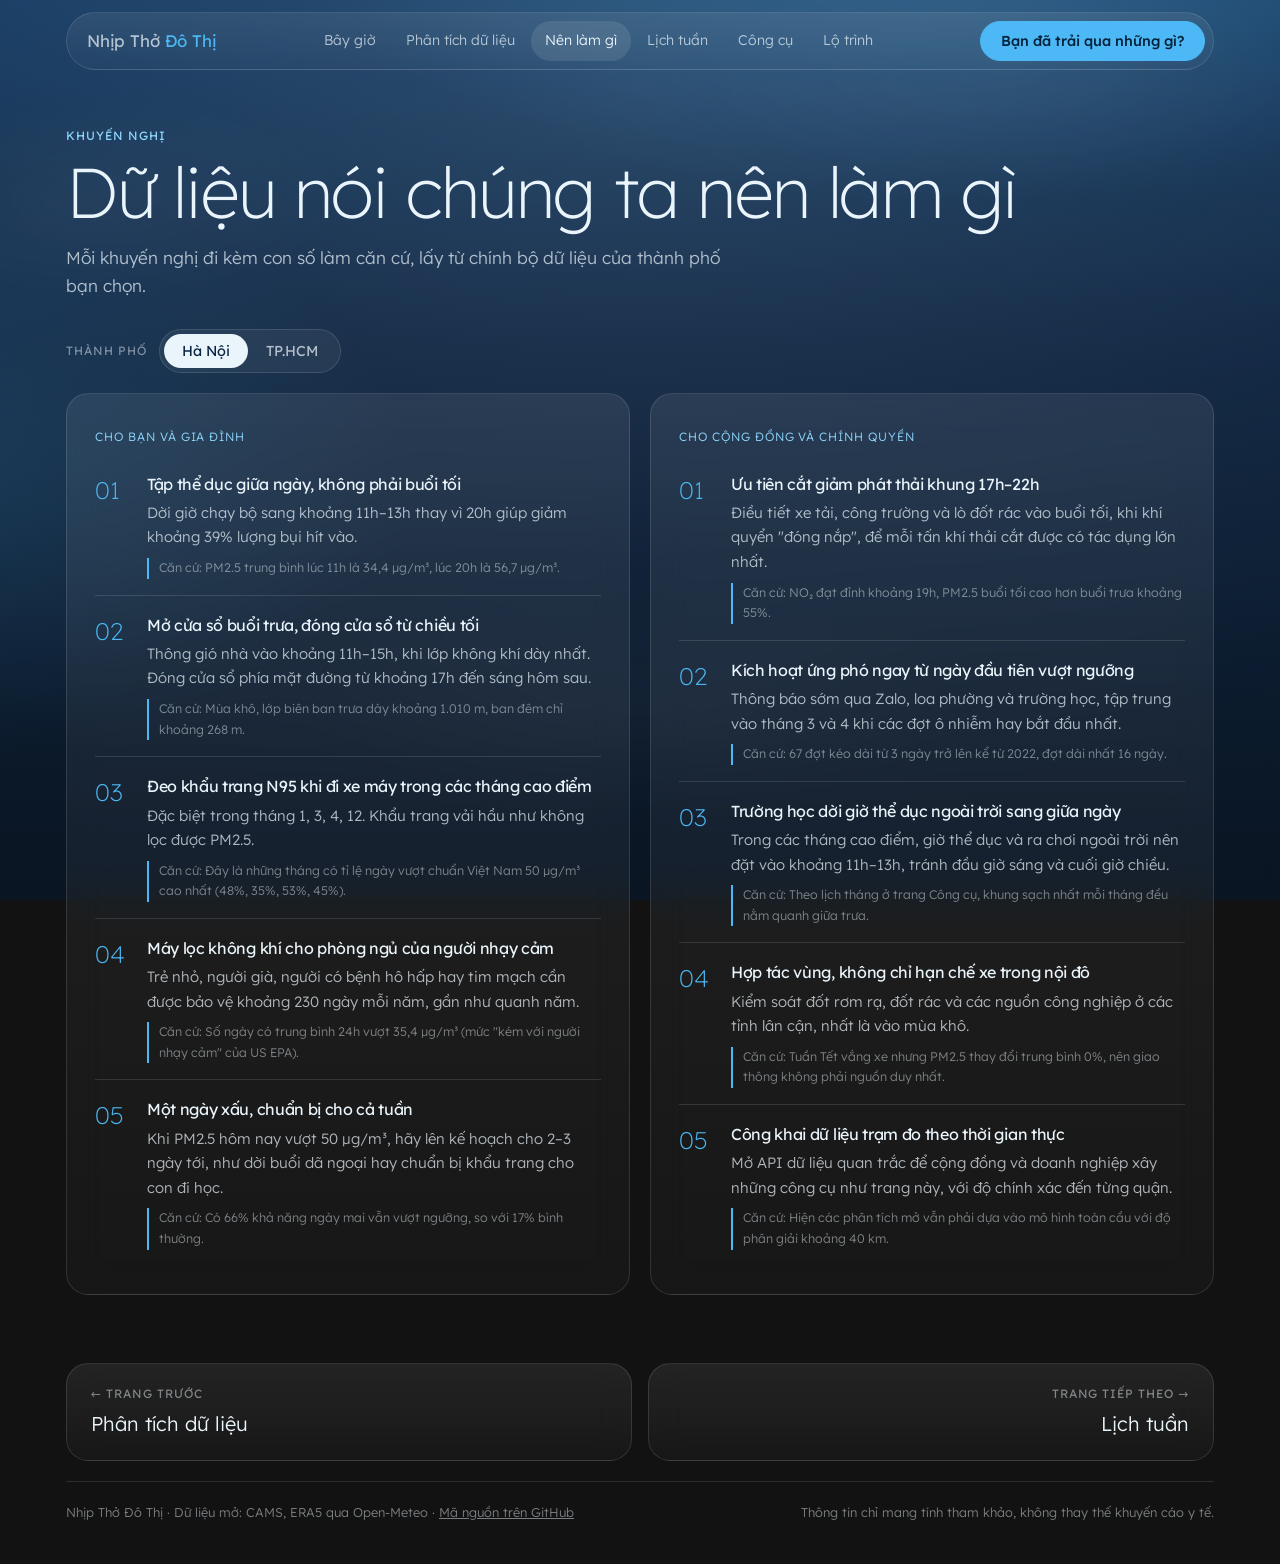
<file: khuyen-nghi.html>
<!doctype html>
<html lang="vi">
<head>
<meta charset="utf-8">
<meta name="viewport" content="width=device-width, initial-scale=1">
<title>Nên làm gì với bụi mịn</title>
<meta name="description" content="Khuyến nghị cho gia đình và chính quyền về bụi mịn ở Hà Nội và TP.HCM, mỗi khuyến nghị có số liệu làm căn cứ.">
<link rel="preconnect" href="https://fonts.googleapis.com"><link rel="preconnect" href="https://fonts.gstatic.com" crossorigin>
<link href="https://fonts.googleapis.com/css2?family=Lexend:wght@100;200;300;400;500&display=swap" rel="stylesheet">
<link rel="icon" href="data:image/svg+xml,<svg xmlns='http://www.w3.org/2000/svg' viewBox='0 0 32 32'><circle cx='16' cy='16' r='15' fill='%234cb8f5'/><path d='M7 13h12a3 3 0 1 0-3-3M7 19h15a3 3 0 1 1-3 3' stroke='white' stroke-width='2.2' fill='none' stroke-linecap='round'/></svg>">
<link rel="stylesheet" href="assets/style.css?v=9">
</head>
<body>
<main class="wrap">
  <header class="page-head">
    <span class="label">Khuyến nghị</span>
    <h1>Dữ liệu nói chúng ta nên làm gì</h1>
    <p>Mỗi khuyến nghị đi kèm con số làm căn cứ, lấy từ chính bộ dữ liệu của thành phố bạn chọn.</p>
  </header>
  <div class="toolbar"><span class="label">Thành phố</span><div id="seg"></div></div>
  <div class="recs">
    <section class="panel glass"><span class="kicker">Cho bạn và gia đình</span><div id="recsPersonal"></div></section>
    <section class="panel glass"><span class="kicker">Cho cộng đồng và chính quyền</span><div id="recsPublic"></div></section>
  </div>
</main>
<script src="assets/core.js?v=9"></script>
<script src="assets/recs.js?v=9"></script>
</body>
</html>
</file>
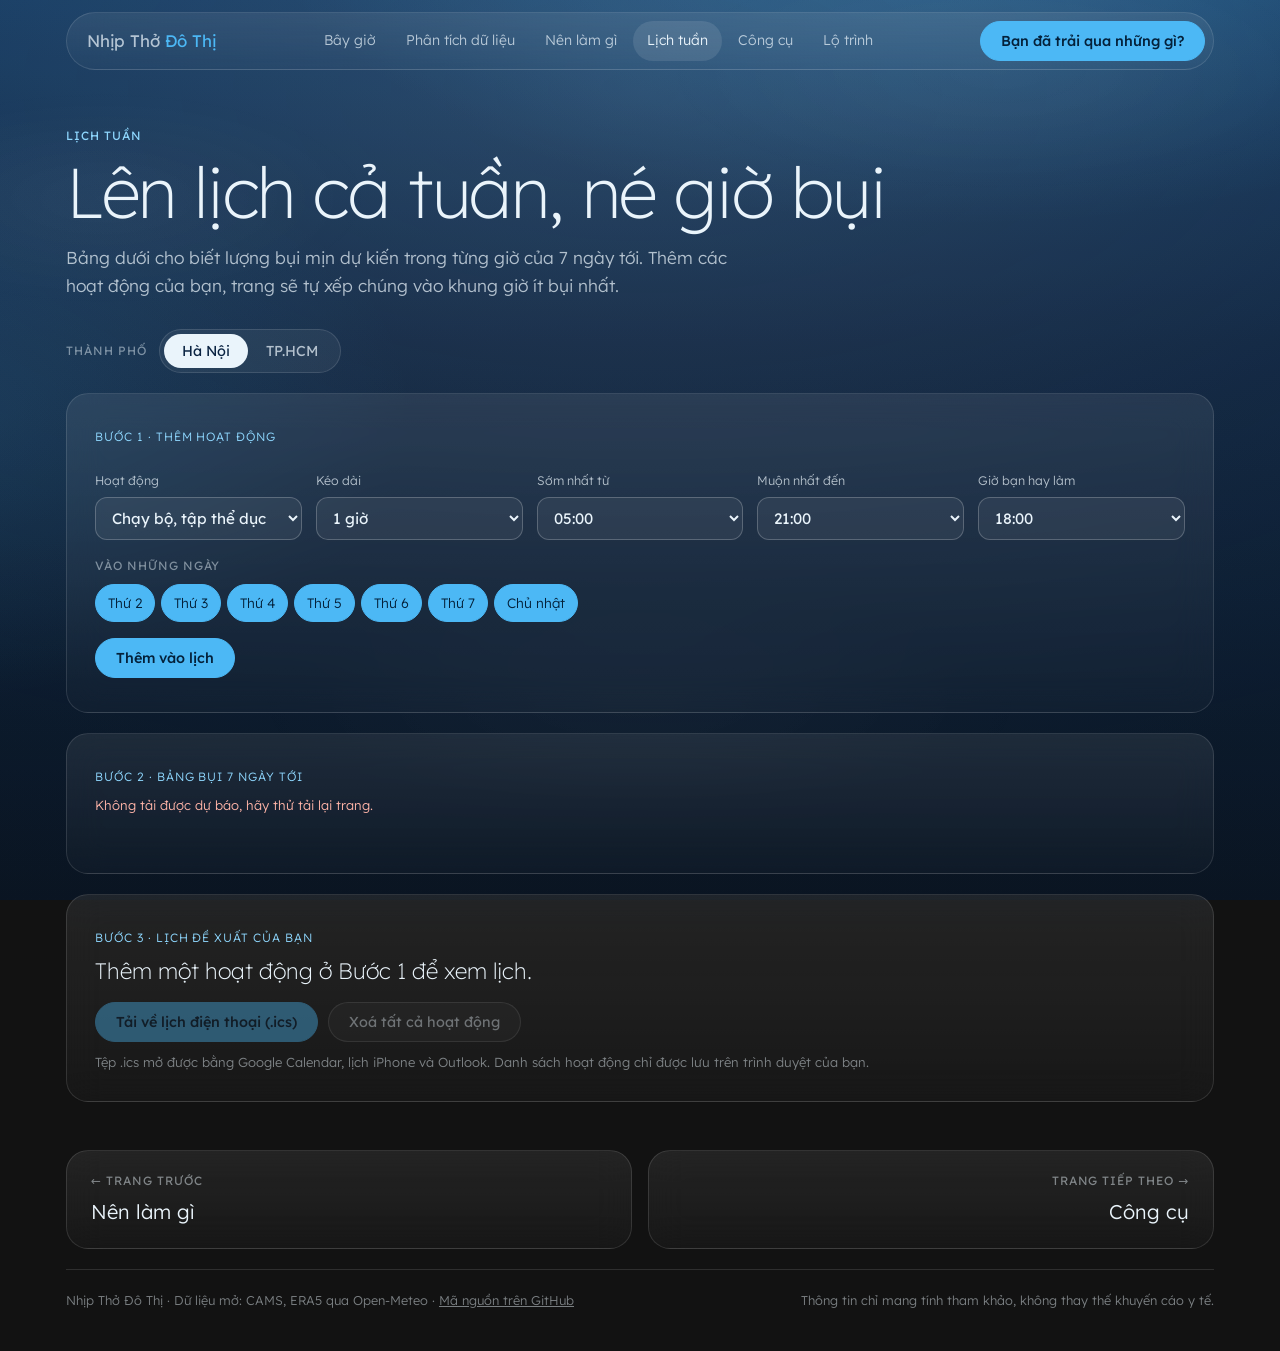
<file: lich-tuan.html>
<!doctype html>
<html lang="vi">
<head>
<meta charset="utf-8">
<meta name="viewport" content="width=device-width, initial-scale=1">
<title>Lịch tuần ít bụi</title>
<meta name="description" content="Bảng bụi mịn dự báo từng giờ trong 7 ngày tới ở Hà Nội và TP.HCM, và công cụ tự xếp lịch hoạt động vào giờ ít bụi nhất.">
<link rel="preconnect" href="https://fonts.googleapis.com"><link rel="preconnect" href="https://fonts.gstatic.com" crossorigin>
<link href="https://fonts.googleapis.com/css2?family=Lexend:wght@100;200;300;400;500&display=swap" rel="stylesheet">
<link rel="icon" href="data:image/svg+xml,<svg xmlns='http://www.w3.org/2000/svg' viewBox='0 0 32 32'><circle cx='16' cy='16' r='15' fill='%234cb8f5'/><path d='M7 13h12a3 3 0 1 0-3-3M7 19h15a3 3 0 1 1-3 3' stroke='white' stroke-width='2.2' fill='none' stroke-linecap='round'/></svg>">
<link rel="stylesheet" href="assets/style.css?v=9">
<style>
.wk-scroll{overflow-x:auto;margin:0 -4px;padding:0 4px 6px}
.wk{display:grid;grid-template-columns:92px repeat(24,minmax(30px,1fr));gap:2px;min-width:860px;font-size:.72rem}
.wk .hh{text-align:center;color:var(--text-3);padding-bottom:4px}
.wk .dd{display:flex;flex-direction:column;justify-content:center;color:var(--text-2);font-size:.8rem;line-height:1.2;padding-right:6px}
.wk .dd b{color:var(--text);font-weight:400}
.wk .c{position:relative;height:38px;border-radius:5px;display:flex;align-items:center;justify-content:center;color:#0a2342;font-variant-numeric:tabular-nums;font-weight:400}
.wk .c.dark{color:var(--text)}
.wk .c.est{background-image:repeating-linear-gradient(135deg,rgba(255,255,255,.18) 0 3px,transparent 3px 7px)!important;font-style:italic}
.wk .c.past{opacity:.22}
.wk .c.act{outline:2px solid #fff;outline-offset:-2px;z-index:1}
.wk .c .tag{position:absolute;top:1px;left:3px;font-size:.58rem;color:inherit;opacity:.85;font-style:normal}
.chips{display:flex;flex-wrap:wrap;gap:6px}
.chips label{cursor:pointer}
.chips input{position:absolute;opacity:0;pointer-events:none}
.chips span{display:inline-block;padding:7px 12px;border-radius:999px;border:1px solid var(--line-2);font-size:.85rem;color:var(--text-2)}
.chips input:checked+span{background:var(--sky);border-color:var(--sky);color:#04213a}
.chips input:focus-visible+span{outline:2px solid var(--sky-2);outline-offset:2px}
input[type=text]{font:400 .95rem var(--font);color:var(--text);background:rgba(255,255,255,.06);border:1px solid var(--line-2);border-radius:12px;padding:10px 12px;width:100%}
.acts-list{display:flex;flex-wrap:wrap;gap:8px;margin-top:6px}
.acts-list .pill{font-size:.85rem;padding:6px 8px 6px 12px}
.acts-list button{background:none;border:0;color:var(--text-2);cursor:pointer;font-size:1rem;line-height:1;padding:0 4px}
.day-plan{display:grid;grid-template-columns:150px 1fr;gap:12px;padding:14px 0;border-bottom:1px solid var(--line)}
.day-plan:last-child{border-bottom:0}
.day-plan .it{display:grid;grid-template-columns:minmax(0,1fr) auto;gap:4px 12px;padding:6px 0}
.day-plan .it .t{color:var(--text);font-size:1rem}
.day-plan .it .gain{color:var(--sky-2);text-align:right;white-space:nowrap}
@media (max-width:760px){.day-plan{grid-template-columns:1fr;gap:2px}}
</style>
</head>
<body>
<main class="wrap">
  <header class="page-head">
    <span class="label">Lịch tuần</span>
    <h1>Lên lịch cả tuần, né giờ bụi</h1>
    <p>Bảng dưới cho biết lượng bụi mịn dự kiến trong từng giờ của 7 ngày tới. Thêm các hoạt động của bạn, trang sẽ tự xếp chúng vào khung giờ ít bụi nhất.</p>
  </header>
  <div class="toolbar"><span class="label">Thành phố</span><div id="seg"></div></div>

  <section class="panel glass">
    <span class="kicker">Bước 1 · Thêm hoạt động</span>
    <div class="form">
      <label class="f">Hoạt động<select id="aType">
        <option value="run">Chạy bộ, tập thể dục</option>
        <option value="kids">Cho trẻ chơi ngoài trời</option>
        <option value="market">Đi chợ, việc vặt</option>
        <option value="commute">Đi làm, đi học</option>
        <option value="window">Mở cửa sổ thông gió</option>
        <option value="other">Khác…</option></select></label>
      <label class="f" id="nameWrap" hidden>Tên hoạt động<input type="text" id="aName" maxlength="40" placeholder="Ví dụ: Đi bơi"></label>
      <label class="f">Kéo dài<select id="aLen"><option value="1">1 giờ</option><option value="2">2 giờ</option><option value="3">3 giờ</option><option value="4">4 giờ</option></select></label>
      <label class="f">Sớm nhất từ<select id="aFrom"></select></label>
      <label class="f">Muộn nhất đến<select id="aTo"></select></label>
      <label class="f">Giờ bạn hay làm<select id="aUsual"></select></label>
    </div>
    <div class="label" style="margin-bottom:8px">Vào những ngày</div>
    <div class="chips" id="aDays"></div>
    <div style="display:flex;gap:10px;flex-wrap:wrap;margin-top:16px">
      <button class="btn primary" id="aAdd">Thêm vào lịch</button>
    </div>
    <div class="acts-list" id="actsList"></div>
  </section>

  <section class="panel glass">
    <span class="kicker">Bước 2 · Bảng bụi 7 ngày tới</span>
    <p class="small" id="gridNote">Đang tải dự báo…</p>
    <div class="wk-scroll"><div class="wk" id="grid"></div></div>
    <div class="legend" id="legend"></div>
  </section>

  <section class="panel glass">
    <span class="kicker">Bước 3 · Lịch đề xuất của bạn</span>
    <p class="tq-big" id="summary" style="font-size:1.4rem">Thêm một hoạt động ở Bước 1 để xem lịch.</p>
    <div id="plan"></div>
    <div style="display:flex;gap:10px;flex-wrap:wrap;margin-top:16px">
      <button class="btn primary" id="ics" disabled>Tải về lịch điện thoại (.ics)</button>
      <button class="btn" id="clear" disabled>Xoá tất cả hoạt động</button>
    </div>
    <p class="small" style="margin:10px 0 0">Tệp .ics mở được bằng Google Calendar, lịch iPhone và Outlook. Danh sách hoạt động chỉ được lưu trên trình duyệt của bạn.</p>
  </section>
</main>
<script src="assets/core.js?v=9"></script>
<script src="assets/week.js?v=9"></script>
</body>
</html>
</file>
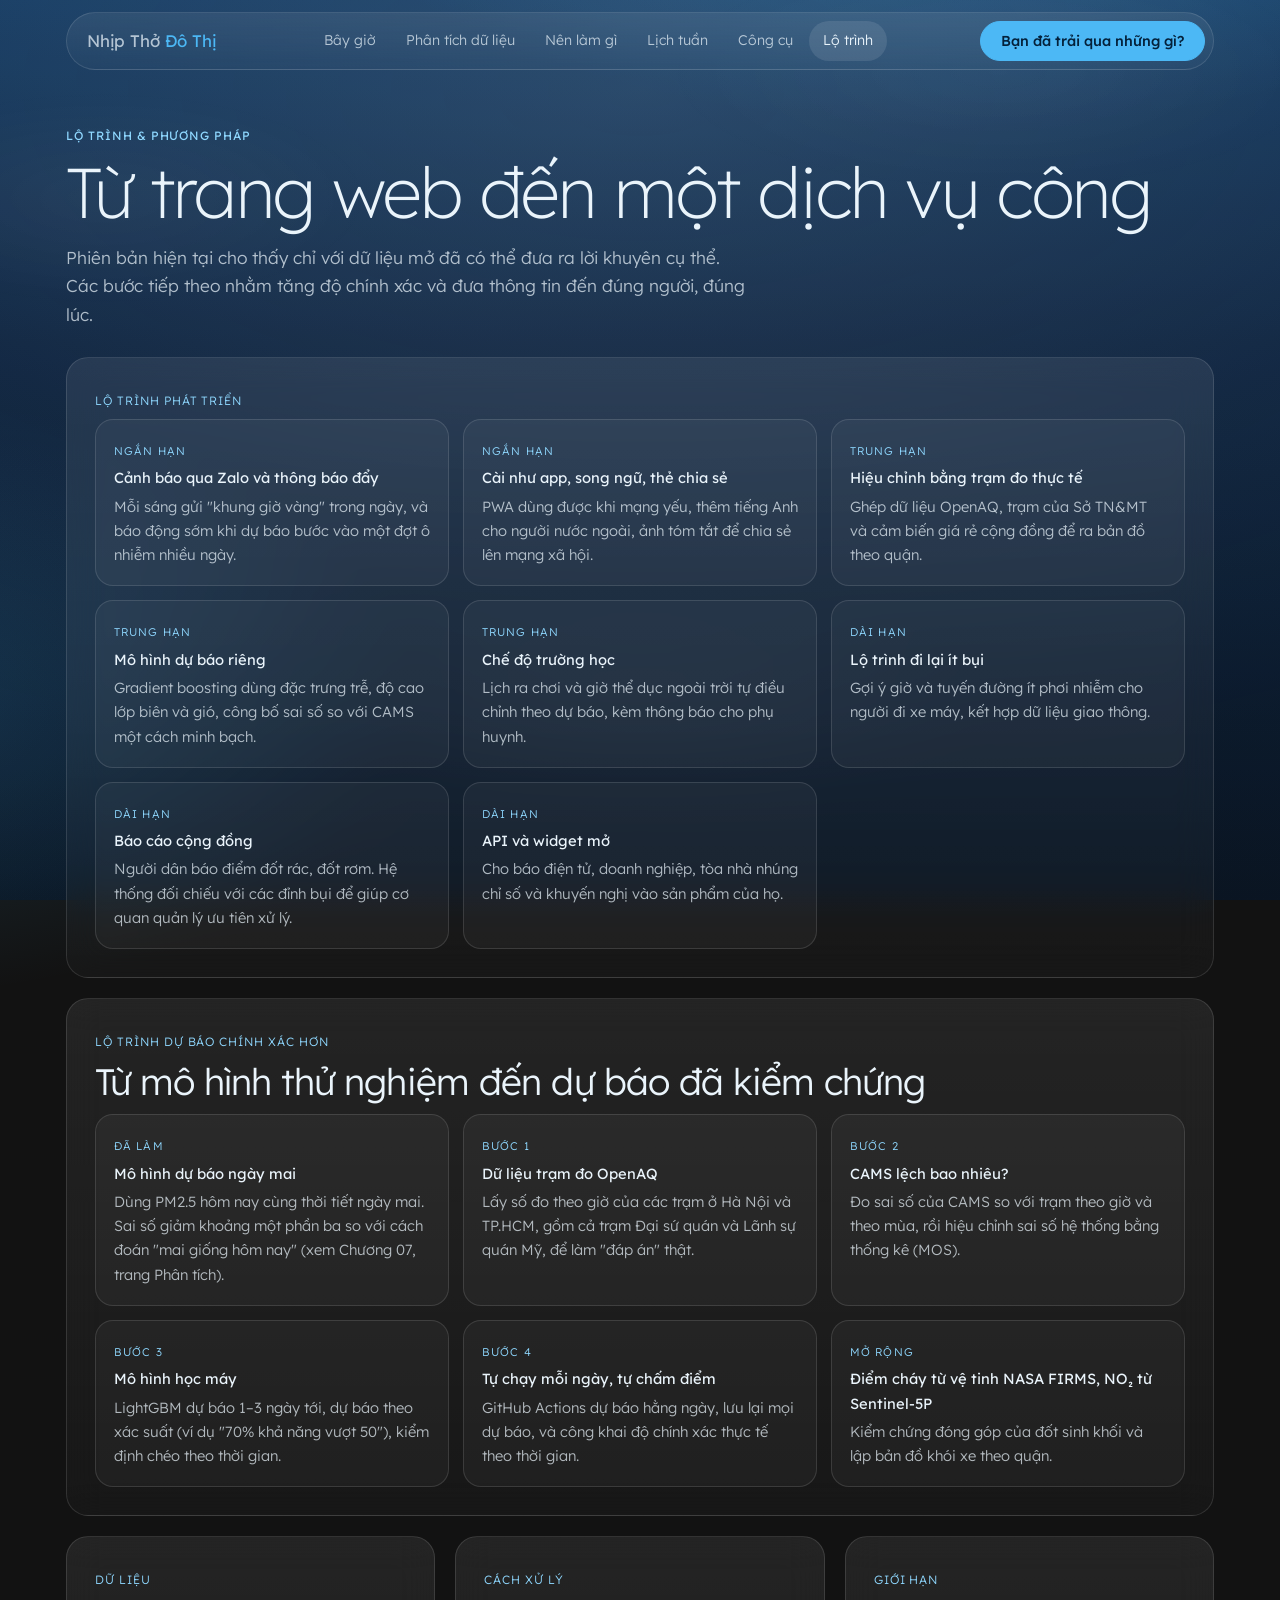
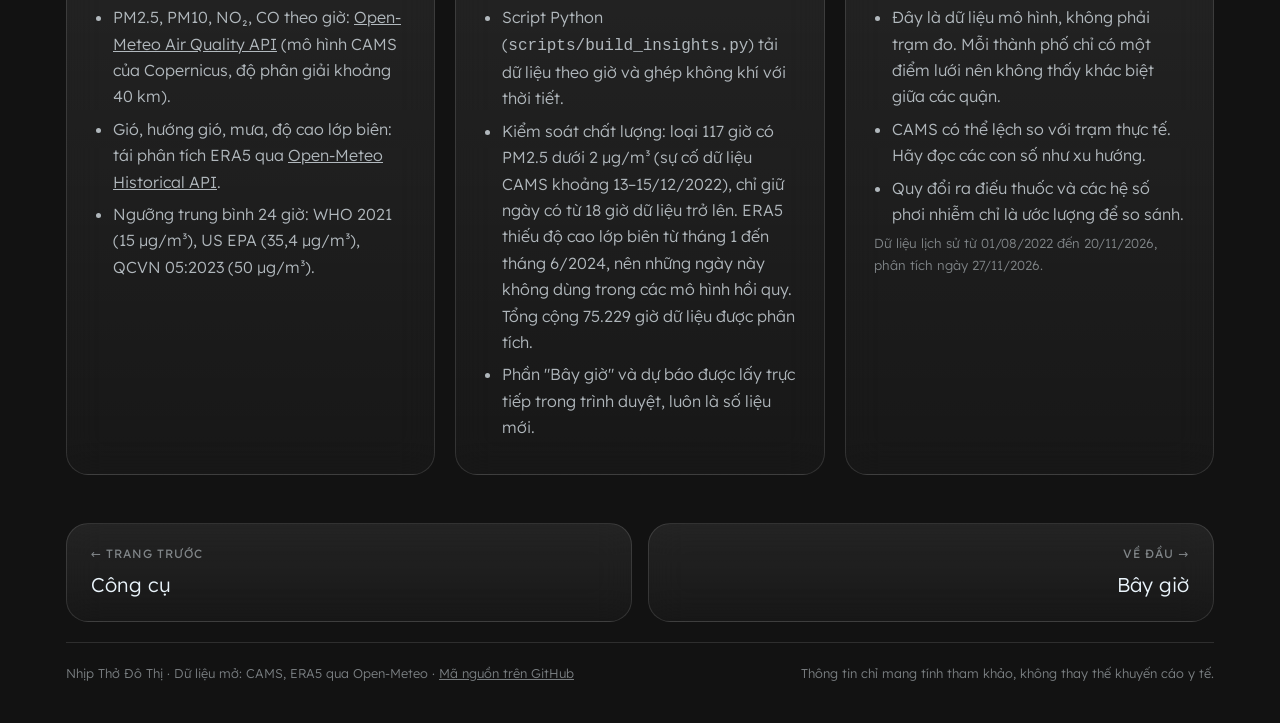
<file: lo-trinh.html>
<!doctype html>
<html lang="vi">
<head>
<meta charset="utf-8">
<meta name="viewport" content="width=device-width, initial-scale=1">
<title>Lộ trình và phương pháp</title>
<meta name="description" content="Hướng phát triển của Nhịp Thở Đô Thị, nguồn dữ liệu, cách xử lý và giới hạn.">
<link rel="preconnect" href="https://fonts.googleapis.com"><link rel="preconnect" href="https://fonts.gstatic.com" crossorigin>
<link href="https://fonts.googleapis.com/css2?family=Lexend:wght@100;200;300;400;500&display=swap" rel="stylesheet">
<link rel="icon" href="data:image/svg+xml,<svg xmlns='http://www.w3.org/2000/svg' viewBox='0 0 32 32'><circle cx='16' cy='16' r='15' fill='%234cb8f5'/><path d='M7 13h12a3 3 0 1 0-3-3M7 19h15a3 3 0 1 1-3 3' stroke='white' stroke-width='2.2' fill='none' stroke-linecap='round'/></svg>">
<link rel="stylesheet" href="assets/style.css?v=9">
</head>
<body>
<main class="wrap">
  <header class="page-head">
    <span class="label">Lộ trình & phương pháp</span>
    <h1>Từ trang web đến một dịch vụ công</h1>
    <p>Phiên bản hiện tại cho thấy chỉ với dữ liệu mở đã có thể đưa ra lời khuyên cụ thể. Các bước tiếp theo nhằm tăng độ chính xác và đưa thông tin đến đúng người, đúng lúc.</p>
  </header>

  <section class="panel glass">
    <span class="kicker">Lộ trình phát triển</span>
    <ul class="road">
      <li><span class="tag">Ngắn hạn</span><b>Cảnh báo qua Zalo và thông báo đẩy</b>Mỗi sáng gửi "khung giờ vàng" trong ngày, và báo động sớm khi dự báo bước vào một đợt ô nhiễm nhiều ngày.</li>
      <li><span class="tag">Ngắn hạn</span><b>Cài như app, song ngữ, thẻ chia sẻ</b>PWA dùng được khi mạng yếu, thêm tiếng Anh cho người nước ngoài, ảnh tóm tắt để chia sẻ lên mạng xã hội.</li>
      <li><span class="tag">Trung hạn</span><b>Hiệu chỉnh bằng trạm đo thực tế</b>Ghép dữ liệu OpenAQ, trạm của Sở TN&amp;MT và cảm biến giá rẻ cộng đồng để ra bản đồ theo quận.</li>
      <li><span class="tag">Trung hạn</span><b>Mô hình dự báo riêng</b>Gradient boosting dùng đặc trưng trễ, độ cao lớp biên và gió, công bố sai số so với CAMS một cách minh bạch.</li>
      <li><span class="tag">Trung hạn</span><b>Chế độ trường học</b>Lịch ra chơi và giờ thể dục ngoài trời tự điều chỉnh theo dự báo, kèm thông báo cho phụ huynh.</li>
      <li><span class="tag">Dài hạn</span><b>Lộ trình đi lại ít bụi</b>Gợi ý giờ và tuyến đường ít phơi nhiễm cho người đi xe máy, kết hợp dữ liệu giao thông.</li>
      <li><span class="tag">Dài hạn</span><b>Báo cáo cộng đồng</b>Người dân báo điểm đốt rác, đốt rơm. Hệ thống đối chiếu với các đỉnh bụi để giúp cơ quan quản lý ưu tiên xử lý.</li>
      <li><span class="tag">Dài hạn</span><b>API và widget mở</b>Cho báo điện tử, doanh nghiệp, tòa nhà nhúng chỉ số và khuyến nghị vào sản phẩm của họ.</li>
    </ul>
  </section>

  <section class="panel glass">
    <span class="kicker">Lộ trình dự báo chính xác hơn</span>
    <h2>Từ mô hình thử nghiệm đến dự báo đã kiểm chứng</h2>
    <ul class="road">
      <li><span class="tag">Đã làm</span><b>Mô hình dự báo ngày mai</b>Dùng PM2.5 hôm nay cùng thời tiết ngày mai. Sai số giảm khoảng một phần ba so với cách đoán "mai giống hôm nay" (xem Chương 07, trang Phân tích).</li>
      <li><span class="tag">Bước 1</span><b>Dữ liệu trạm đo OpenAQ</b>Lấy số đo theo giờ của các trạm ở Hà Nội và TP.HCM, gồm cả trạm Đại sứ quán và Lãnh sự quán Mỹ, để làm "đáp án" thật.</li>
      <li><span class="tag">Bước 2</span><b>CAMS lệch bao nhiêu?</b>Đo sai số của CAMS so với trạm theo giờ và theo mùa, rồi hiệu chỉnh sai số hệ thống bằng thống kê (MOS).</li>
      <li><span class="tag">Bước 3</span><b>Mô hình học máy</b>LightGBM dự báo 1–3 ngày tới, dự báo theo xác suất (ví dụ "70% khả năng vượt 50"), kiểm định chéo theo thời gian.</li>
      <li><span class="tag">Bước 4</span><b>Tự chạy mỗi ngày, tự chấm điểm</b>GitHub Actions dự báo hằng ngày, lưu lại mọi dự báo, và công khai độ chính xác thực tế theo thời gian.</li>
      <li><span class="tag">Mở rộng</span><b>Điểm cháy từ vệ tinh NASA FIRMS, NO₂ từ Sentinel-5P</b>Kiểm chứng đóng góp của đốt sinh khối và lập bản đồ khói xe theo quận.</li>
    </ul>
  </section>

  <div class="cols" style="gap:20px">
    <section class="panel glass" style="margin:0">
      <span class="kicker">Dữ liệu</span>
      <ul class="list">
        <li>PM2.5, PM10, NO₂, CO theo giờ: <a href="https://open-meteo.com/en/docs/air-quality-api" target="_blank" rel="noopener">Open-Meteo Air Quality API</a> (mô hình CAMS của Copernicus, độ phân giải khoảng 40 km).</li>
        <li>Gió, hướng gió, mưa, độ cao lớp biên: tái phân tích ERA5 qua <a href="https://open-meteo.com/en/docs/historical-weather-api" target="_blank" rel="noopener">Open-Meteo Historical API</a>.</li>
        <li>Ngưỡng trung bình 24 giờ: WHO 2021 (15 µg/m³), US EPA (35,4 µg/m³), QCVN 05:2023 (50 µg/m³).</li>
      </ul>
    </section>
    <section class="panel glass" style="margin:0">
      <span class="kicker">Cách xử lý</span>
      <ul class="list">
        <li>Script Python (<code>scripts/build_insights.py</code>) tải dữ liệu theo giờ và ghép không khí với thời tiết.</li>
        <li id="qcNote">Kiểm soát chất lượng: loại các giờ PM2.5 dưới 2 µg/m³ (sự cố dữ liệu CAMS 13–15/12/2022). ERA5 thiếu độ cao lớp biên từ tháng 1 đến tháng 6/2024 nên những ngày này không dùng trong mô hình hồi quy, chỉ giữ ngày có từ 18 giờ dữ liệu trở lên.</li>
        <li>Phần "Bây giờ" và dự báo được lấy trực tiếp trong trình duyệt, luôn là số liệu mới.</li>
      </ul>
    </section>
    <section class="panel glass" style="margin:0">
      <span class="kicker">Giới hạn</span>
      <ul class="list">
        <li>Đây là dữ liệu mô hình, không phải trạm đo. Mỗi thành phố chỉ có một điểm lưới nên không thấy khác biệt giữa các quận.</li>
        <li>CAMS có thể lệch so với trạm thực tế. Hãy đọc các con số như xu hướng.</li>
        <li>Quy đổi ra điếu thuốc và các hệ số phơi nhiễm chỉ là ước lượng để so sánh.</li>
      </ul>
      <p class="small" id="genNote"></p>
    </section>
  </div>
</main>
<script src="assets/core.js?v=9"></script>
<script>
renderShell("road");
loadInsights().then(() => {
  const s = INS.cities.hanoi.summary, s2 = INS.cities.hcmc.summary, [a, b] = INS.period;
  $("qcNote").textContent = `Kiểm soát chất lượng: loại ${s.qc_removed_hours + s2.qc_removed_hours} giờ có PM2.5 dưới 2 µg/m³ (sự cố dữ liệu CAMS khoảng 13–15/12/2022), chỉ giữ ngày có từ 18 giờ dữ liệu trở lên. ERA5 thiếu độ cao lớp biên từ tháng 1 đến tháng 6/2024, nên những ngày này không dùng trong các mô hình hồi quy. Tổng cộng ${vn(s.hours + s2.hours, 0)} giờ dữ liệu được phân tích.`;
  $("genNote").textContent = `Dữ liệu lịch sử từ ${dmy(a)} đến ${dmy(b)}, phân tích ngày ${dmy(INS.generated)}.`;
});
</script>
</body>
</html>
</file>
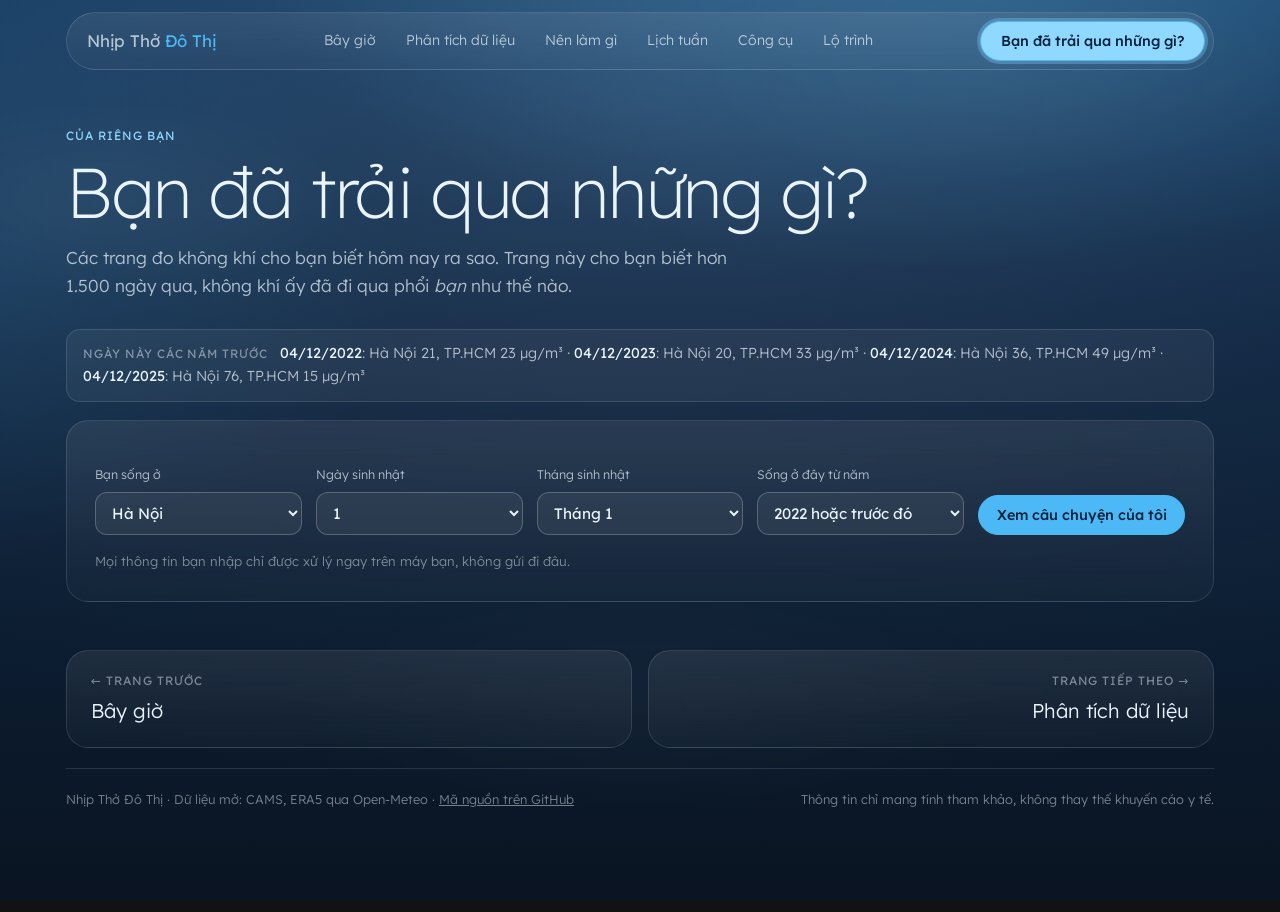
<file: trai-qua.html>
<!doctype html>
<html lang="vi">
<head>
<meta charset="utf-8">
<meta name="viewport" content="width=device-width, initial-scale=1">
<title>Bạn đã trải qua những gì?</title>
<meta name="description" content="Không khí ngày sinh nhật bạn, tổng lượng bụi bạn đã hít ở Hà Nội hoặc TP.HCM, và một thẻ để chia sẻ.">
<link rel="preconnect" href="https://fonts.googleapis.com"><link rel="preconnect" href="https://fonts.gstatic.com" crossorigin>
<link href="https://fonts.googleapis.com/css2?family=Lexend:wght@100;200;300;400;500&display=swap" rel="stylesheet">
<link rel="icon" href="data:image/svg+xml,<svg xmlns='http://www.w3.org/2000/svg' viewBox='0 0 32 32'><circle cx='16' cy='16' r='15' fill='%234cb8f5'/><path d='M7 13h12a3 3 0 1 0-3-3M7 19h15a3 3 0 1 1-3 3' stroke='white' stroke-width='2.2' fill='none' stroke-linecap='round'/></svg>">
<link rel="stylesheet" href="assets/style.css?v=9">
</head>
<body>
<main class="wrap">
  <header class="page-head">
    <span class="label">Của riêng bạn</span>
    <h1>Bạn đã trải qua những gì?</h1>
    <p>Các trang đo không khí cho bạn biết hôm nay ra sao. Trang này cho bạn biết hơn 1.500 ngày qua, không khí ấy đã đi qua phổi <i>bạn</i> như thế nào.</p>
  </header>

  <p class="otd" id="otd">Đang tải…</p>

  <section class="panel glass">
    <div class="form">
      <label class="f">Bạn sống ở<select id="tqCity"><option value="hanoi">Hà Nội</option><option value="hcmc">TP. Hồ Chí Minh</option></select></label>
      <label class="f">Ngày sinh nhật<select id="tqDay"></select></label>
      <label class="f">Tháng sinh nhật<select id="tqMonth"></select></label>
      <label class="f">Sống ở đây từ năm<select id="tqYear"></select></label>
      <button class="btn primary" id="tqGo" style="justify-content:center">Xem câu chuyện của tôi</button>
    </div>
    <p class="small" style="margin:0">Mọi thông tin bạn nhập chỉ được xử lý ngay trên máy bạn, không gửi đi đâu.</p>
  </section>

  <div id="tqResult" hidden>
    <section class="panel glass">
      <p class="tq-big" id="tqLede"></p>
    </section>
    <section class="panel glass">
      <h3>Không khí trong ngày sinh nhật của bạn</h3>
      <div class="bday" id="tqBday"></div>
    </section>
    <section class="panel glass">
      <h3>Từng ngày bạn đã thở ở đây</h3>
      <p class="small">Mỗi vạch là một ngày, xanh là sạch, xám là ô nhiễm. Vạch trắng phía trên đánh dấu ngày sinh nhật của bạn.</p>
      <div class="mystripe" id="tqStripe"></div>
      <div class="legend" id="tqLegend"></div>
      <div class="cols" style="margin-top:24px" id="tqExtremes"></div>
    </section>
    <section class="panel glass">
      <h3>Từ hôm nay, tôi cam kết…</h3>
      <p class="small">Chọn một việc. Con số bên phải là lượng bụi bạn tránh được mỗi năm, so với thói quen phổ biến (2 giờ mỗi ngày đi xe máy vào chiều tối, không đeo khẩu trang).</p>
      <div class="pledge" id="tqPledge"></div>
    </section>
    <section class="panel glass">
      <div class="share">
        <canvas id="card" width="1080" height="1350" aria-label="Thẻ chia sẻ câu chuyện của bạn"></canvas>
        <div>
          <h3>Chia sẻ câu chuyện của bạn</h3>
          <p class="muted">Mỗi người hiểu rõ hơn về không khí mình thở là thêm một người thay đổi thói quen. Tải thẻ này về để đăng lên mạng xã hội, rồi rủ bạn bè cùng thử.</p>
          <div style="display:flex;gap:10px;flex-wrap:wrap">
            <button class="btn primary" id="tqDownload">Tải ảnh</button>
            <button class="btn" id="tqShare" hidden>Chia sẻ</button>
          </div>
        </div>
      </div>
    </section>
  </div>
</main>

<script src="assets/core.js?v=9"></script>
<script src="assets/traiqua.js?v=9"></script>
</body>
</html>
</file>
<file: assets/style.css>
/* Nhịp Thở Đô Thị — hệ thiết kế chung
   Xanh da trời = không khí trong lành. Xám = không khí ô nhiễm. */
:root{
  --bg0:#061220; --bg1:#0a2342; --bg2:#0f3a66;
  --sky:#4cb8f5; --sky-2:#8fd8ff; --sky-3:#d7f1ff;
  --text:#eaf4fb; --text-2:rgba(234,244,251,.72); --text-3:rgba(234,244,251,.48);
  --line:rgba(255,255,255,.12); --line-2:rgba(255,255,255,.22);
  --glass:rgba(255,255,255,.055); --glass-2:rgba(255,255,255,.1);
  --smog:#8d969f;
  /* Thang PM2.5: từ xanh trời (sạch) sang xám khói (bẩn) */
  --p0:#5cc8ff; --p1:#a7d9f3; --p2:#c4ccd3; --p3:#99a2ab; --p4:#6f767e; --p5:#4a4f56;
  --haze:.25;
  --font:"Lexend",system-ui,sans-serif;
  --r:22px;
}
*{box-sizing:border-box}
html{scroll-behavior:smooth;color-scheme:dark}
body{margin:0;min-height:100vh;color:var(--text);font:300 16px/1.65 var(--font);
  background:radial-gradient(1200px 600px at 75% -10%,rgba(76,184,245,.35),transparent 60%),
             radial-gradient(900px 500px at -10% 30%,rgba(76,184,245,.18),transparent 60%),
             linear-gradient(180deg,var(--bg2) 0%,var(--bg1) 38%,var(--bg0) 100%) fixed;
  -webkit-font-smoothing:antialiased}
/* Lớp sương khói: càng ô nhiễm càng xám đục */
body::before{content:"";position:fixed;inset:0;pointer-events:none;z-index:0;
  background:radial-gradient(1400px 700px at 50% 10%,rgba(150,158,166,.85),rgba(80,86,94,.6) 60%,rgba(40,44,50,.5));
  opacity:var(--haze);transition:opacity 1.2s;mix-blend-mode:normal}
body::after{content:"";position:fixed;inset:-20%;pointer-events:none;z-index:0;opacity:.5;
  background:radial-gradient(400px 160px at 20% 30%,rgba(255,255,255,.08),transparent 70%),
             radial-gradient(500px 180px at 70% 20%,rgba(255,255,255,.07),transparent 70%),
             radial-gradient(600px 200px at 50% 70%,rgba(255,255,255,.05),transparent 70%);
  animation:drift 60s linear infinite alternate}
@keyframes drift{to{transform:translateX(6%)}}
@media (prefers-reduced-motion:reduce){body::after{animation:none}}
body>*{position:relative;z-index:1}
a{color:inherit}
h1,h2,h3,h4{font-weight:300;letter-spacing:-.02em;margin:0}
b,strong{font-weight:500}
.wrap{max-width:1180px;margin:0 auto;padding:0 16px}
.label{font-size:.75rem;letter-spacing:.08em;text-transform:uppercase;color:var(--text-3);font-weight:400}
.muted{color:var(--text-2)}
.small{font-size:.82rem;color:var(--text-3)}
.num{font-variant-numeric:tabular-nums}
.glass{background:linear-gradient(180deg,rgba(255,255,255,.08),rgba(255,255,255,.025));border:1px solid var(--line);
  border-radius:var(--r);backdrop-filter:blur(18px);-webkit-backdrop-filter:blur(18px)}
.sq{width:10px;height:10px;border-radius:3px;display:inline-block;flex:none;vertical-align:middle}
.err{color:#ffb4a8}
.load{color:var(--text-3)}

/* ---------- Thanh điều hướng ---------- */
.nav{position:sticky;top:12px;z-index:20;margin:12px auto 0}
.nav .bar{display:flex;align-items:center;gap:12px;padding:8px 8px 8px 20px;border-radius:999px}
.brand{font-weight:400;font-size:1.05rem;text-decoration:none;white-space:nowrap;letter-spacing:-.01em}
.brand i{font-style:normal;color:var(--sky)}
.links{display:flex;gap:2px;overflow-x:auto;scrollbar-width:none;flex:1;justify-content:center}
.links::-webkit-scrollbar{display:none}
.links a{text-decoration:none;font-size:.88rem;color:var(--text-2);padding:8px 14px;border-radius:999px;white-space:nowrap;transition:background .2s,color .2s}
.links a:hover{color:var(--text);background:var(--glass)}
.links a[aria-current="page"]{color:var(--text);background:var(--glass-2)}
.btn{display:inline-flex;align-items:center;gap:8px;font:400 .9rem var(--font);color:var(--text);text-decoration:none;cursor:pointer;
  padding:10px 20px;border-radius:999px;border:1px solid var(--line-2);background:rgba(255,255,255,.08);white-space:nowrap;transition:background .2s,border-color .2s}
.btn:hover{background:rgba(255,255,255,.16);border-color:rgba(255,255,255,.35)}
.btn.primary{background:var(--sky);border-color:var(--sky);color:#04213a;font-weight:500}
.btn.primary:hover{background:var(--sky-2)}
.btn.primary[aria-current="page"]{background:var(--sky-2);box-shadow:0 0 0 3px rgba(143,216,255,.3)}
.btn:disabled{opacity:.4;cursor:default}
.icon-btn{width:40px;height:40px;padding:0;justify-content:center}

/* ---------- Đầu trang con ---------- */
.page-head{padding:56px 0 28px}
.page-head .label{display:block;margin-bottom:10px;color:var(--sky-2)}
.page-head h1{font-size:clamp(2.4rem,6vw,4.4rem);font-weight:200;line-height:1.05}
.page-head p{max-width:680px;color:var(--text-2);font-size:1.08rem;margin:14px 0 0}
.toolbar{display:flex;align-items:center;gap:12px;flex-wrap:wrap;margin-bottom:20px}

/* Chọn thành phố dạng viên thuốc */
.seg{display:inline-flex;padding:4px;border-radius:999px;background:var(--glass);border:1px solid var(--line)}
.seg button{border:0;background:none;color:var(--text-2);font:400 .9rem var(--font);padding:8px 18px;border-radius:999px;cursor:pointer}
.seg button[aria-pressed="true"]{background:var(--text);color:#0a2342}

/* ---------- Khối nội dung ---------- */
.panel{padding:28px;margin-bottom:20px}
.panel h2{font-size:clamp(1.6rem,3.4vw,2.3rem);font-weight:300;line-height:1.15;margin-bottom:12px}
.panel h3{font-size:1.1rem;font-weight:400;margin-bottom:4px}
.panel p{margin:0 0 12px}
.prose{max-width:720px;color:var(--text-2)}
.prose b{color:var(--text)}
.kicker{display:inline-block;font-size:.75rem;letter-spacing:.08em;text-transform:uppercase;color:var(--sky-2);margin-bottom:8px}
.cols{display:grid;grid-template-columns:repeat(auto-fit,minmax(min(100%,280px),1fr));gap:24px 32px;margin-top:12px}
.stat{font-size:3rem;font-weight:200;line-height:1}
.chart-box{position:relative;height:300px;margin:10px 0}
.legend{display:flex;flex-wrap:wrap;gap:4px 14px;font-size:.78rem;color:var(--text-2);margin-top:10px}
.legend span{display:inline-flex;align-items:center;gap:6px}

/* Thanh ngang */
.bars{display:grid;gap:7px;margin:10px 0 4px}
.bar{display:grid;grid-template-columns:130px 1fr 52px;gap:10px;align-items:center;font-size:.86rem;color:var(--text-2)}
.bar .track{height:10px;border-radius:99px;background:rgba(255,255,255,.07);position:relative;overflow:hidden}
.bar .fill{position:absolute;inset:0 auto 0 0;border-radius:99px}
.bar .v{text-align:right;color:var(--text);font-variant-numeric:tabular-nums}

/* Dải ngày */
.stripe-row{display:grid;grid-template-columns:90px 1fr;gap:12px;align-items:center;margin-bottom:8px}
.stripe-row svg{width:100%;height:56px;display:block;border-radius:8px}
.stripe-axis{display:grid;grid-template-columns:90px 1fr;gap:12px}
.stripe-axis div{position:relative;height:18px;font-size:.72rem;color:var(--text-3)}
.stripe-axis div span{position:absolute;transform:translateX(-50%)}

/* Heatmap */
.heat{display:grid;grid-template-columns:34px repeat(24,1fr);gap:2px;font-size:.68rem;color:var(--text-3)}
.heat div{aspect-ratio:1.25/1;min-width:0;border-radius:3px}
.heat .lab{aspect-ratio:auto;display:flex;align-items:center;justify-content:flex-end;padding-right:6px}
.heat .hl{aspect-ratio:auto;text-align:center}
.heat .now-m{outline:1.5px solid var(--text);outline-offset:-1px}

/* Khuyến nghị */
.recs{display:grid;grid-template-columns:1fr 1fr;gap:20px}
.rec{display:grid;grid-template-columns:44px 1fr;gap:8px;padding:16px 0;border-bottom:1px solid var(--line)}
.rec:last-child{border-bottom:0}
.rec .n{font-size:1.5rem;font-weight:200;color:var(--sky)}
.rec h4{font-weight:400;font-size:1rem;margin-bottom:4px}
.rec p{margin:0;font-size:.93rem;color:var(--text-2)}
.rec .why{display:block;margin-top:8px;font-size:.78rem;color:var(--text-3);padding-left:10px;border-left:2px solid var(--sky)}

/* Công cụ */
.form{display:grid;grid-template-columns:repeat(auto-fit,minmax(min(100%,180px),1fr));gap:14px;margin:16px 0;align-items:end}
label.f{display:grid;gap:6px;font-size:.78rem;color:var(--text-2)}
select{font:400 .95rem var(--font);color:var(--text);background:rgba(255,255,255,.06);border:1px solid var(--line-2);border-radius:12px;padding:10px 12px;width:100%}
select option{background:#0a2342;color:var(--text)}
input[type=range]{width:100%;accent-color:var(--sky)}
.result{display:grid;grid-template-columns:repeat(auto-fit,minmax(min(100%,200px),1fr));gap:16px;border-top:1px solid var(--line);padding-top:16px}
.plan{width:100%;border-collapse:collapse;font-size:.9rem;margin-top:8px}
.plan th,.plan td{text-align:left;padding:10px 8px 10px 0;border-bottom:1px solid var(--line);vertical-align:top}
.plan th{font-size:.72rem;letter-spacing:.08em;text-transform:uppercase;color:var(--text-3);font-weight:400}
.plan tr.cur td{background:rgba(76,184,245,.1)}
.plan td.t{font-size:1.02rem;color:var(--text);white-space:nowrap}
.mini{display:inline-block;height:6px;border-radius:9px;vertical-align:middle;margin-right:6px;background:var(--sky)}

/* ---------- Trang chủ: hero ---------- */
.hero{display:grid;grid-template-columns:270px 1fr 300px;gap:28px;padding:22px;margin-top:22px;border-radius:32px;min-height:560px}
.side{padding:22px 18px;display:flex;flex-direction:column;gap:18px;border-radius:26px}
.side .logo{text-align:center;font-size:1.2rem;font-weight:400;padding-bottom:14px;border-bottom:1px solid var(--line)}
.spark{padding:14px;border-radius:18px;background:rgba(0,0,0,.18);border:1px solid var(--line)}
.spark svg{width:100%;height:110px;display:block;overflow:visible}
.pill{display:inline-flex;align-items:center;gap:6px;font-size:.78rem;padding:4px 10px;border-radius:999px;background:rgba(255,255,255,.08);border:1px solid var(--line)}
.city-btn{display:flex;justify-content:space-between;align-items:center;width:100%;font:400 .95rem var(--font);color:var(--text);
  background:rgba(255,255,255,.04);border:1px solid var(--line);border-radius:16px;padding:12px 14px;cursor:pointer;margin-bottom:8px}
.city-btn[aria-pressed="true"]{background:rgba(255,255,255,.14);border-color:var(--line-2)}
.city-btn span{display:inline-flex;align-items:center;gap:8px;color:var(--text-2);font-variant-numeric:tabular-nums}
.main{display:flex;flex-direction:column;padding:12px 4px}
.loc{display:flex;align-items:center;gap:10px;font-size:.95rem;color:var(--text-2)}
.loc b{color:var(--text);font-weight:400}
.big{display:flex;align-items:flex-start;gap:18px;margin-top:24px}
.big .n{font-size:clamp(5rem,11vw,8.5rem);font-weight:100;line-height:.9;letter-spacing:-.05em}
.big .u{font-size:1rem;color:var(--text-2);margin-top:14px}
.hl-chips{display:grid;gap:8px;margin-top:12px}
.hl-chips span{font-size:.85rem;padding:4px 12px;border-radius:10px;border:1px solid var(--line-2);color:var(--text-2);font-variant-numeric:tabular-nums}
.hl-chips b{color:var(--text);margin-left:8px}
.headline{font-size:clamp(2.2rem,5vw,3.6rem);font-weight:200;line-height:1.08;margin:30px 0 0;color:var(--text)}
.headline span{display:block;color:var(--text-2)}
.wave{margin-top:auto;padding-top:28px}
.wave-days,.wave-vals{display:grid;grid-template-columns:repeat(5,1fr);text-align:center}
.wave-days span{font-size:.95rem;color:var(--text-2)}
.wave-vals span{font-size:clamp(1.4rem,2.6vw,2rem);font-weight:200;color:var(--text-3);font-variant-numeric:tabular-nums}
.wave-days .on,.wave-vals .on{color:var(--text)}
.wave svg{width:100%;height:90px;display:block;overflow:visible}
.aside{display:flex;flex-direction:column;gap:18px;padding:12px 4px}
.aside p{margin:0;color:var(--text-2);font-size:.92rem}
.mini-card{padding:16px;border-radius:20px;cursor:pointer;text-align:left;font:inherit;color:inherit;width:100%}
.mini-card:hover{border-color:var(--line-2)}
.mini-card .row{display:flex;justify-content:space-between;align-items:baseline}
.mini-card .v{font-size:2.2rem;font-weight:200}
.acts{list-style:none;margin:0;padding:6px 16px;border-radius:20px}
.acts li{padding:11px 0;border-bottom:1px solid var(--line);font-size:.88rem;color:var(--text-2)}
.acts li:last-child{border-bottom:0}
.acts li .label{display:block;margin-bottom:2px}
.acts b{color:var(--text)}

/* Thẻ khám phá */
.explore{display:grid;grid-template-columns:repeat(3,1fr);gap:16px;margin:22px 0 10px}
@media (max-width:980px){.explore{grid-template-columns:repeat(2,1fr)}}
@media (max-width:560px){.explore{grid-template-columns:1fr}}
.ex{display:flex;flex-direction:column;gap:10px;padding:22px;text-decoration:none;min-height:210px;transition:transform .25s,border-color .25s,background .25s}
.ex:hover{transform:translateY(-4px);border-color:var(--line-2);background:linear-gradient(180deg,rgba(255,255,255,.12),rgba(255,255,255,.04))}
.ex svg{width:30px;height:30px;stroke:var(--sky-2)}
.ex h3{font-size:1.15rem;font-weight:400}
.ex p{margin:0;font-size:.86rem;color:var(--text-2);flex:1}
.ex .go{font-size:.85rem;color:var(--sky-2)}
.ex.feature{background:linear-gradient(135deg,rgba(76,184,245,.28),rgba(255,255,255,.04))}

/* Chân trang + chuyển trang */
.pager{display:grid;grid-template-columns:1fr 1fr;gap:16px;margin:48px 0 20px}
.pager a{padding:20px 24px;text-decoration:none;display:block}
.pager a:hover{border-color:var(--line-2)}
.pager .label{display:block;margin-bottom:4px}
.pager b{font-weight:300;font-size:1.25rem}
.pager .next{text-align:right}
.foot{padding:20px 0 40px;font-size:.8rem;color:var(--text-3);display:flex;justify-content:space-between;gap:16px;flex-wrap:wrap;border-top:1px solid var(--line)}

/* Trang "Bạn đã trải qua những gì?" */
.otd{font-size:.9rem;color:var(--text-2);margin:0 0 18px;padding:12px 16px;border-radius:14px;background:rgba(255,255,255,.05);border:1px solid var(--line)}
.otd b{color:var(--text);font-weight:400}
.tq-big{font-size:clamp(1.4rem,3vw,2.1rem);font-weight:200;line-height:1.35;margin:0 0 6px}
.tq-big b{color:var(--sky-2);font-weight:400}
.bday{display:grid;grid-template-columns:repeat(auto-fit,minmax(130px,1fr));gap:14px;margin:12px 0 4px}
.bday div{padding:14px;border-radius:16px;background:rgba(255,255,255,.05);border:1px solid var(--line);border-top:4px solid;font-size:.82rem;color:var(--text-2)}
.bday b{display:block;font-size:2rem;font-weight:200;color:var(--text);line-height:1.1;margin-top:4px}
.mystripe svg{width:100%;height:56px;display:block;border-radius:8px}
.pledge label{display:grid;grid-template-columns:20px 1fr auto;gap:12px;align-items:baseline;padding:12px 0;border-bottom:1px solid var(--line);cursor:pointer;font-size:.93rem}
.pledge input{accent-color:var(--sky)}
.pledge .gain{color:var(--sky-2);font-variant-numeric:tabular-nums}
.share{display:grid;grid-template-columns:minmax(0,340px) 1fr;gap:24px;align-items:start}
#card{width:100%;border-radius:16px;display:block;border:1px solid var(--line)}

/* Lộ trình */
.road{list-style:none;margin:0;padding:0;display:grid;grid-template-columns:repeat(auto-fit,minmax(min(100%,300px),1fr));gap:14px}
.road li{padding:18px;border-radius:18px;background:rgba(255,255,255,.04);border:1px solid var(--line);color:var(--text-2);font-size:.92rem}
.road b{display:block;color:var(--text);font-weight:400;margin:4px 0}
.road .tag{font-size:.7rem;letter-spacing:.1em;text-transform:uppercase;color:var(--sky-2)}
.list{padding-left:18px;color:var(--text-2);margin:6px 0}
.list li{margin-bottom:6px}

@media (max-width:980px){
  .hero{grid-template-columns:1fr;padding:14px}
  .side{order:2}.aside{order:3}
  .ex.feature{grid-column:auto}
}
@media (max-width:760px){
  .nav{top:8px}
  .nav .bar{padding:6px 6px 6px 14px}
  .nav .bar{flex-wrap:wrap;border-radius:24px;padding:8px}
  .nav .brand{padding-left:8px}
  .nav .brand{font-size:.92rem}
  .nav .cta{order:2;margin-left:auto;padding:7px 11px;font-size:.74rem}
  .links{order:3;flex-basis:100%}
  .links{justify-content:flex-start}
  .recs{grid-template-columns:1fr}
  .share{grid-template-columns:1fr}
  .panel{padding:20px}
  .pager{grid-template-columns:1fr}
  .stripe-row,.stripe-axis{grid-template-columns:60px 1fr}
  .heat{grid-template-columns:26px repeat(24,1fr);gap:1px;font-size:.58rem}
  .heat .hl:nth-child(odd){visibility:hidden}
  .bar{grid-template-columns:100px 1fr 44px}
  .chart-box{height:250px}
}

[hidden]{display:none!important}
</file>
